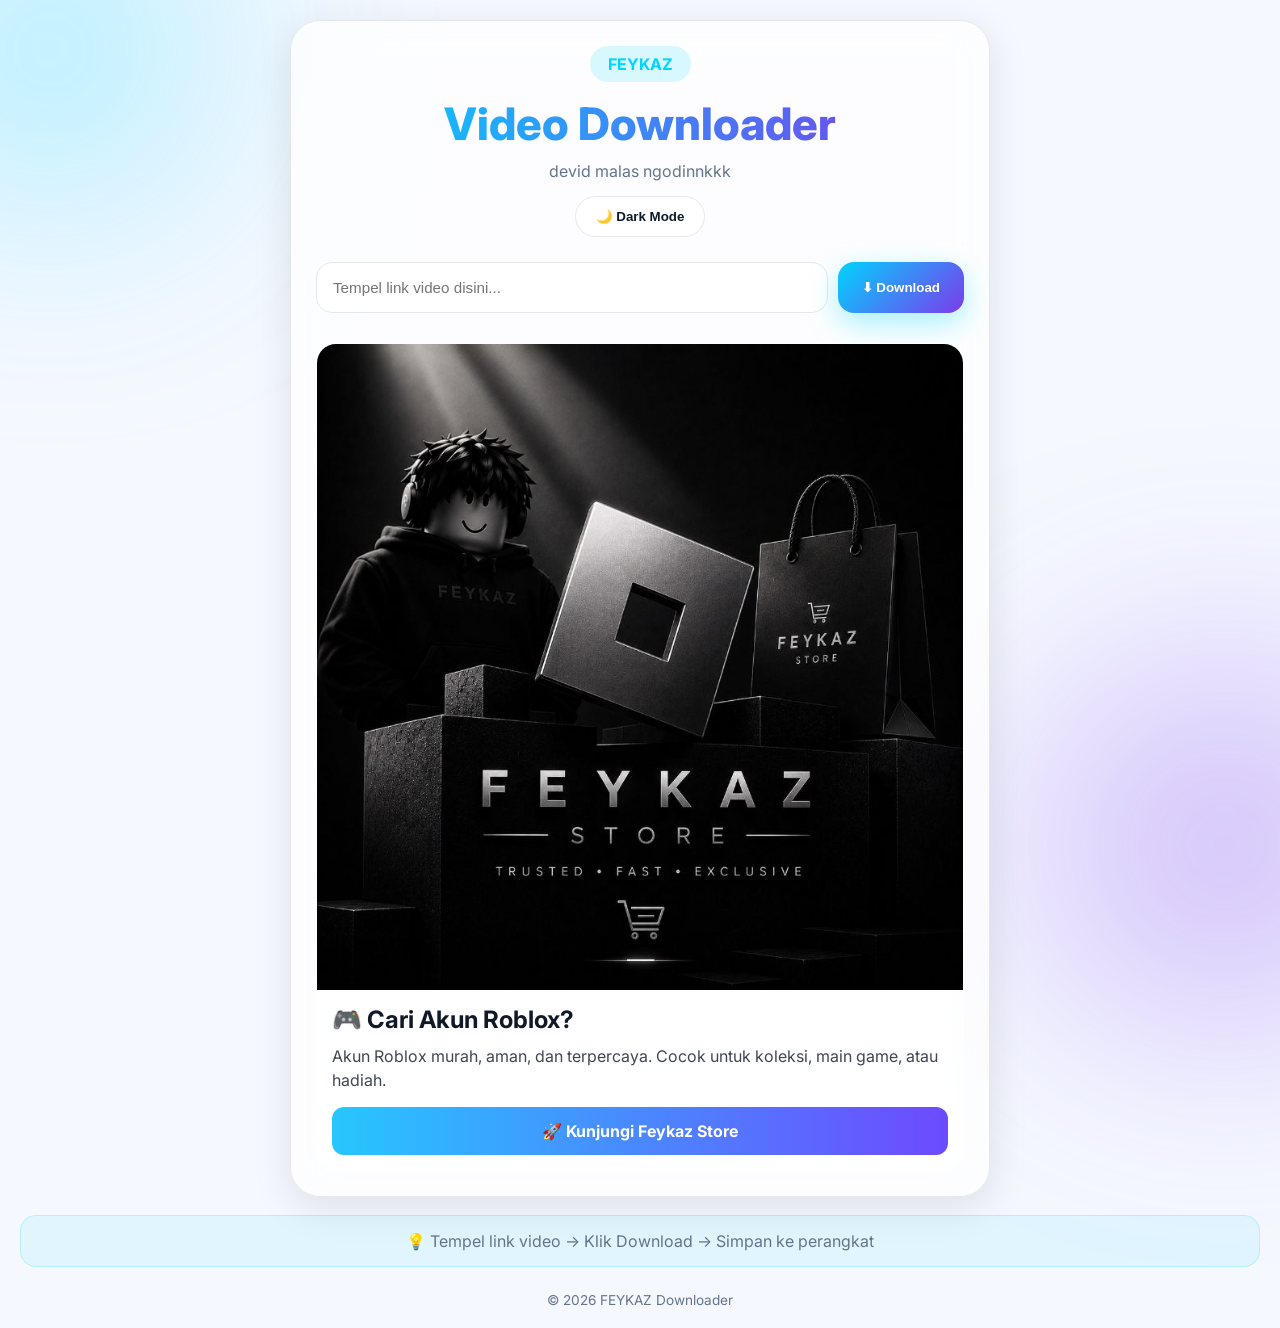
<file: index.html>
<!DOCTYPE html>
<html lang="id">
<head>
  <meta name="description" content="Download video TikTok tanpa watermark gratis, cepat, HD dan mudah digunakan. FEYKAZ Downloader mendukung TikTok, Instagram dan platform lainnya.">
  
<meta charset="UTF-8">
<meta name="viewport" content="width=device-width, initial-scale=1.0">

<title>Download Video TikTok Tanpa Watermark Gratis | FEYKAZ Downloader</title>

<link rel="stylesheet" href="style.css">

<link href="https://fonts.googleapis.com/css2?family=Inter:wght@400;500;600;700;800&display=swap" rel="stylesheet">
</head>

<body>

<div class="bg-blur bg1"></div>
<div class="bg-blur bg2"></div>

<div class="container">

<div class="header">

<div class="logo">
FEYKAZ
</div>

<h1>Video Downloader</h1>

<p>
devid malas ngodinnkkk
</p>

<button id="themeToggle" class="theme-toggle">
🌙 Dark Mode
</button>

</div>

<div class="input-group">

<input
type="text"
id="urlInput"
placeholder="Tempel link video disini..."
>

<button id="fetchBtn" class="btn-download">
⬇ Download
</button>
<div class="promo-card">

    <img src="roblox-banner.jpg" alt="Akun Roblox">

    <div class="promo-content">

        <h3>🎮 Cari Akun Roblox?</h3>

        <p>
            Akun Roblox murah, aman, dan terpercaya.
            Cocok untuk koleksi, main game, atau hadiah.
        </p>

        <a href="https://t.me/feykazstore"
           target="_blank"
           class="promo-btn">
           🚀 Kunjungi Feykaz Store
        </a>

    </div>

</div>
</div>
</div>

<div class="info-box">
💡 Tempel link video → Klik Download → Simpan ke perangkat
</div>

<div id="resultArea" class="result-card">

<div class="video-preview">

<video
id="previewVideo"
controls
playsinline
preload="metadata">
</video>

</div>

<div class="video-info">

<span
id="videoMeta"
class="meta-text">
🎬 Video Preview
</span>

<div class="action-buttons">

<a
id="downloadLink"
class="action-btn primary"
download>
📥 Download Video
</a>

</div>

</div>

</div>

<div
id="errorMessage"
class="error-msg"
style="display:none;">
</div>

<footer>
© 2026 FEYKAZ Downloader
</footer>

</div>

<script>
const themeBtn =
document.getElementById("themeToggle");

const savedTheme =
localStorage.getItem("theme");

if(savedTheme === "dark"){
document.body.classList.add("dark");
themeBtn.innerHTML = "☀️ Light Mode";
}

themeBtn.onclick = () => {

document.body.classList.toggle("dark");

const isDark =
document.body.classList.contains("dark");

if(isDark){

localStorage.setItem("theme","dark");

themeBtn.innerHTML =
"☀️ Light Mode";

}else{

localStorage.setItem("theme","light");

themeBtn.innerHTML =
"🌙 Dark Mode";

}

};
</script>

<script src="script.js"></script>

</body>
</html>
</file>
<file: style.css>
*{
margin:0;
padding:0;
box-sizing:border-box;
-webkit-tap-highlight-color:transparent;
}

:root{

--bg:#f5f8ff;
--card:rgba(255,255,255,.75);

--text:#111827;

--secondary:#64748b;

--accent:#00d4ff;

--border:#e5e7eb;

}

body.dark{

--bg:#070b16;

--card:rgba(17,24,39,.75);

--text:#ffffff;

--secondary:#94a3b8;

--accent:#00d4ff;

--border:#1e293b;

}

body{

font-family:'Inter',sans-serif;

background:var(--bg);

color:var(--text);

min-height:100vh;

padding:20px;

transition:.4s;

overflow-x:hidden;

}

.bg-blur{

position:fixed;

border-radius:50%;

filter:blur(120px);

z-index:-1;

}

.bg1{

width:300px;
height:300px;

background:#00d4ff55;

top:-100px;
left:-100px;

}

.bg2{

width:350px;
height:350px;

background:#7c3aed55;

right:-120px;
bottom:-120px;

}

.container{

max-width:700px;

margin:auto;

background:var(--card);

backdrop-filter:blur(20px);

-webkit-backdrop-filter:blur(20px);

border:1px solid var(--border);

border-radius:30px;

padding:25px;

box-shadow:
0 10px 40px rgba(0,0,0,.1);

}

.header{

text-align:center;

margin-bottom:25px;

}

.logo{

display:inline-block;

padding:8px 18px;

border-radius:999px;

background:rgba(0,212,255,.15);

color:#00d4ff;

font-weight:700;

margin-bottom:15px;

}

.header h1{

font-size:2.8rem;

font-weight:800;

background:
linear-gradient(
90deg,
#00d4ff,
#7c3aed
);

-webkit-background-clip:text;

-webkit-text-fill-color:transparent;

margin-bottom:10px;

}

.header p{

color:var(--secondary);

}

.theme-toggle{

margin-top:15px;

border:none;

padding:12px 20px;

border-radius:999px;

cursor:pointer;

background:var(--card);

color:var(--text);

border:1px solid var(--border);

font-weight:600;

}

.input-group{

margin-top:25px;

display:flex;

gap:10px;

flex-wrap:wrap;

}

#urlInput{

flex:1;

padding:16px;

border-radius:16px;

border:1px solid var(--border);

background:var(--card);

color:var(--text);

outline:none;

font-size:.95rem;

min-width:200px;

}

.btn-download{

padding:16px 24px;

border:none;

border-radius:16px;

cursor:pointer;

font-weight:700;

color:white;

background:
linear-gradient(
135deg,
#00d4ff,
#7c3aed
);

box-shadow:
0 10px 30px rgba(0,212,255,.35);

transition:.3s;

}

.btn-download:hover{

transform:translateY(-3px);

}

.info-box{

margin-top:18px;

padding:15px;

border-radius:16px;

background:rgba(0,212,255,.08);

border:1px solid rgba(0,212,255,.2);

text-align:center;

color:var(--secondary);

}

.result-card{

display:none;

margin-top:25px;

padding:18px;

border-radius:24px;

background:var(--card);

border:1px solid var(--border);

}

.result-card.show{

display:block;

animation:show .4s ease;

}

@keyframes show{

from{
opacity:0;
transform:translateY(15px);
}

to{
opacity:1;
transform:translateY(0);
}

}

.video-preview{

overflow:hidden;

border-radius:18px;

}

video{

width:100%;

border-radius:18px;

background:black;

}

.video-info{

margin-top:15px;

display:flex;

justify-content:space-between;

align-items:center;

gap:15px;

flex-wrap:wrap;

}

.meta-text{

padding:10px 15px;

border-radius:999px;

background:rgba(0,212,255,.1);

color:var(--text);

font-size:.85rem;

font-weight:600;

}

.action-btn{

text-decoration:none;

padding:12px 18px;

border-radius:999px;

font-weight:700;

}

.primary{

background:
linear-gradient(
135deg,
#00d4ff,
#7c3aed
);

color:white;

}

.error-msg{

margin-top:20px;

padding:15px;

border-radius:15px;

background:#ffebee;

color:#d32f2f;

}

footer{

text-align:center;

margin-top:25px;

color:var(--secondary);

font-size:.85rem;

}

@media(max-width:600px){

.header h1{
font-size:2.1rem;
}

.btn-download{
width:100%;
}

#urlInput{
width:100%;
}

}
.promo-card{
    margin-top:30px;
    background:rgba(255,255,255,.8);
    border-radius:24px;
    overflow:hidden;
    border:1px solid rgba(0,0,0,.08);
    backdrop-filter:blur(10px);
}

.promo-card img{
    width:100%;
    display:block;
}

.promo-content{
    padding:20px;
}

.promo-content h3{
    margin-bottom:10px;
}

.promo-content p{
    opacity:.8;
    line-height:1.6;
}

.promo-btn{
    display:inline-block;
    margin-top:15px;
    padding:12px 20px;
    border-radius:12px;
    text-decoration:none;
    font-weight:600;
    color:white;
    background:linear-gradient(
        135deg,
        #229ED9,
        #4A6CFF
    );
}
.promo-btn{
    animation:pulse 2s infinite;
}

@keyframes pulse{
    0%{transform:scale(1);}
    50%{transform:scale(1.05);}
    100%{transform:scale(1);}
}
.promo-card{
    transition:0.3s;
}

.promo-card:hover{
    transform:translateY(-5px);
}
/* PROMO CARD */
.promo-card{
    margin-top:20px;
    width:100%;
    background:rgba(255,255,255,0.05);
    border-radius:20px;
    overflow:hidden;
    border:1px solid rgba(255,255,255,0.1);
}

.promo-card img{
    width:100%;
    display:block;
    height:auto;
    object-fit:cover;
}

.promo-content{
    padding:15px;
}

.promo-content h3{
    font-size:24px;
    margin-bottom:10px;
}

.promo-content p{
    font-size:16px;
    line-height:1.5;
    margin-bottom:15px;
}

.promo-btn{
    display:block;
    width:100%;
    text-align:center;
    padding:14px;
    border-radius:12px;
    text-decoration:none;
    color:white;
    font-weight:bold;
    background:linear-gradient(90deg,#27c6ff,#6d4aff);
}

/* RESPONSIVE HP */
@media(max-width:768px){

    .promo-content h3{
        font-size:20px;
    }

    .promo-content p{
        font-size:14px;
    }

}
</file>
